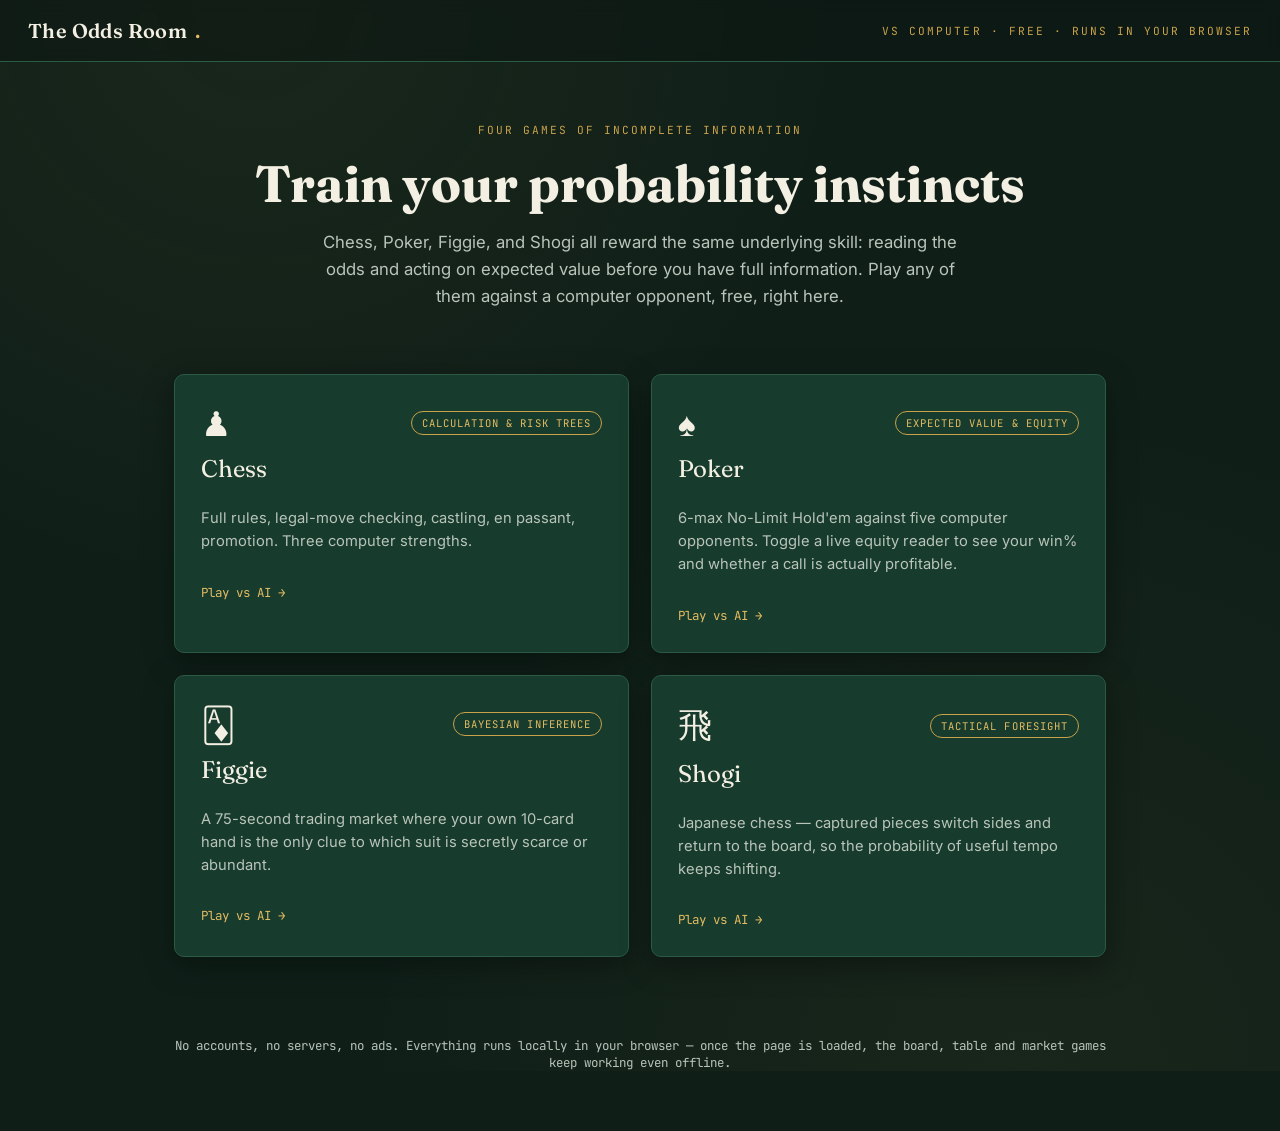
<file: index.html>
<!doctype html>
<html lang="en">
<head>
<meta charset="UTF-8" />
<meta name="viewport" content="width=device-width, initial-scale=1.0" />
<title>The Odds Room — probability training arcade</title>
<meta name="description" content="Play Chess, Poker, Figgie and Shogi against computer opponents and train your probability and expected-value instincts." />
<link rel="stylesheet" href="style.css" />
<link rel="preconnect" href="https://fonts.googleapis.com" />
<link href="https://fonts.googleapis.com/css2?family=Fraunces:wght@500;600;700&family=Inter:wght@400;500;600&family=JetBrains+Mono:wght@400;500&display=swap" rel="stylesheet" />
<style>
  .hero { max-width: 980px; margin: 0 auto; padding: 56px 24px 20px; text-align: center; }
  .hero h1 { font-family: var(--serif); font-size: clamp(2.2rem, 5vw, 3.2rem); margin: 14px 0 14px; }
  .hero p { color: var(--chalk-dim); max-width: 60ch; margin: 0 auto; font-size: 1.05rem; line-height: 1.6; }

  .grid {
    max-width: 980px;
    margin: 44px auto 80px;
    padding: 0 24px;
    display: grid;
    grid-template-columns: repeat(2, 1fr);
    gap: 22px;
  }
  @media (max-width: 700px) { .grid { grid-template-columns: 1fr; } }

  .game-tile {
    position: relative;
    padding: 28px 26px;
    text-decoration: none;
    color: var(--chalk);
    display: flex;
    flex-direction: column;
    gap: 10px;
    transition: transform 0.15s ease, border-color 0.15s ease;
  }
  .game-tile:hover { transform: translateY(-3px); border-color: var(--brass); }
  .game-tile:focus-visible { outline: 2px solid var(--brass-bright); outline-offset: 3px; }

  .tile-top { display: flex; align-items: center; justify-content: space-between; }
  .tile-glyph { font-size: 2.1rem; }
  .tile-skill {
    font-family: var(--mono);
    font-size: 0.66rem;
    text-transform: uppercase;
    letter-spacing: 0.1em;
    color: var(--brass-bright);
    border: 1px solid var(--brass);
    border-radius: 999px;
    padding: 4px 10px;
  }
  .tile-name { font-family: var(--serif); font-size: 1.5rem; }
  .tile-desc { color: var(--chalk-dim); font-size: 0.92rem; line-height: 1.55; }
  .tile-cta { margin-top: 6px; font-family: var(--mono); font-size: 0.78rem; color: var(--brass-bright); }

  .footnote {
    max-width: 980px;
    margin: 0 auto 60px;
    padding: 0 24px;
    text-align: center;
    color: var(--chalk-dim);
    font-family: var(--mono);
    font-size: 0.78rem;
  }
</style>
</head>
<body>
  <header class="site-header">
    <a class="wordmark" href="index.html">The Odds Room<span class="dot">.</span></a>
    <span class="eyebrow">vs computer · free · runs in your browser</span>
  </header>

  <section class="hero">
    <span class="eyebrow">Four games of incomplete information</span>
    <h1>Train your probability instincts</h1>
    <p>Chess, Poker, Figgie, and Shogi all reward the same underlying skill: reading the odds and acting on expected value before you have full information. Play any of them against a computer opponent, free, right here.</p>
  </section>

  <div class="grid">
    <a class="game-tile panel" href="games/chess/index.html">
      <div class="tile-top"><span class="tile-glyph">♟</span><span class="tile-skill">Calculation &amp; risk trees</span></div>
      <span class="tile-name">Chess</span>
      <p class="tile-desc">Full rules, legal-move checking, castling, en passant, promotion. Three computer strengths.</p>
      <span class="tile-cta">Play vs AI &rarr;</span>
    </a>

    <a class="game-tile panel" href="games/poker/index.html">
      <div class="tile-top"><span class="tile-glyph">♠</span><span class="tile-skill">Expected value &amp; equity</span></div>
      <span class="tile-name">Poker</span>
      <p class="tile-desc">6-max No-Limit Hold'em against five computer opponents. Toggle a live equity reader to see your win% and whether a call is actually profitable.</p>
      <span class="tile-cta">Play vs AI &rarr;</span>
    </a>

    <a class="game-tile panel" href="games/figgie/index.html">
      <div class="tile-top"><span class="tile-glyph">🃁</span><span class="tile-skill">Bayesian inference</span></div>
      <span class="tile-name">Figgie</span>
      <p class="tile-desc">A 75-second trading market where your own 10-card hand is the only clue to which suit is secretly scarce or abundant.</p>
      <span class="tile-cta">Play vs AI &rarr;</span>
    </a>

    <a class="game-tile panel" href="games/shogi/index.html">
      <div class="tile-top"><span class="tile-glyph">飛</span><span class="tile-skill">Tactical foresight</span></div>
      <span class="tile-name">Shogi</span>
      <p class="tile-desc">Japanese chess — captured pieces switch sides and return to the board, so the probability of useful tempo keeps shifting.</p>
      <span class="tile-cta">Play vs AI &rarr;</span>
    </a>
  </div>

  <p class="footnote">No accounts, no servers, no ads. Everything runs locally in your browser — once the page is loaded, the board, table and market games keep working even offline.</p>
</body>
</html>
</file>
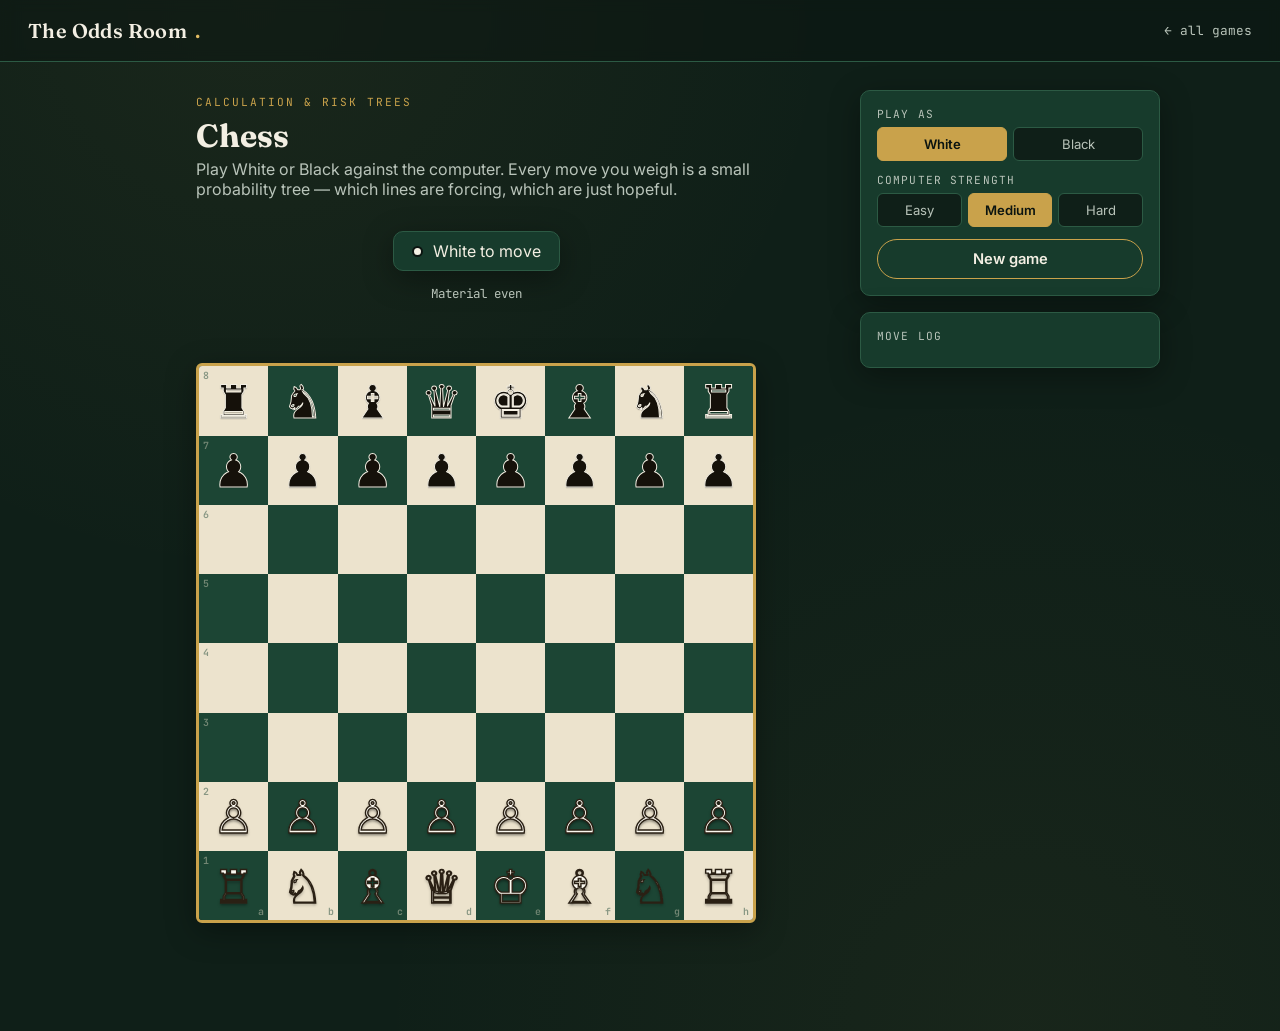
<file: games/chess/index.html>
<!doctype html>
<html lang="en">
<head>
<meta charset="UTF-8" />
<meta name="viewport" content="width=device-width, initial-scale=1.0" />
<title>Chess — The Odds Room</title>
<link rel="stylesheet" href="../../style.css" />
<link rel="stylesheet" href="chess.css" />
<link rel="preconnect" href="https://fonts.googleapis.com" />
<link href="https://fonts.googleapis.com/css2?family=Fraunces:wght@500;600&family=Inter:wght@400;500;600&family=JetBrains+Mono:wght@400;500&display=swap" rel="stylesheet" />
</head>
<body>
  <header class="site-header">
    <a class="wordmark" href="../../index.html">The Odds Room<span class="dot">.</span></a>
    <a class="back-link" href="../../index.html">&larr; all games</a>
  </header>

  <main class="game-wrap">
    <section class="board-area">
      <div class="title-block">
        <span class="eyebrow">Calculation &amp; risk trees</span>
        <h1>Chess</h1>
        <p>Play White or Black against the computer. Every move you weigh is a small probability tree — which lines are forcing, which are just hopeful.</p>
      </div>
      <div class="panel turn-banner" id="turnBanner">
        <span class="turn-dot" id="turnDot"></span>
        <span id="statusText"></span>
      </div>
      <div class="material-row" id="materialRow"></div>
      <div id="capturedTop" class="captured-row"></div>
      <div class="board-shell">
        <div id="board" class="board"></div>
      </div>
      <div id="capturedBottom" class="captured-row"></div>
    </section>

    <aside class="side-panel">
      <div class="panel">
        <div class="field">
          <label>Play as</label>
          <div class="seg" id="colorSeg">
            <button class="active" data-color="w">White</button>
            <button data-color="b">Black</button>
          </div>
        </div>
        <div class="field">
          <label>Computer strength</label>
          <div class="seg" id="diffSeg">
            <button data-depth="1">Easy</button>
            <button class="active" data-depth="2">Medium</button>
            <button data-depth="3">Hard</button>
          </div>
        </div>
        <button class="btn" id="newGameBtn" style="width:100%; justify-content:center;">New game</button>
      </div>
      <div class="panel">
        <div class="field" style="margin-bottom:8px;">
          <label>Move log</label>
        </div>
        <div id="moveLog" class="move-log"></div>
      </div>
    </aside>
  </main>

  <script src="chess-engine.js"></script>
  <script src="chess.js"></script>
</body>
</html>
</file>
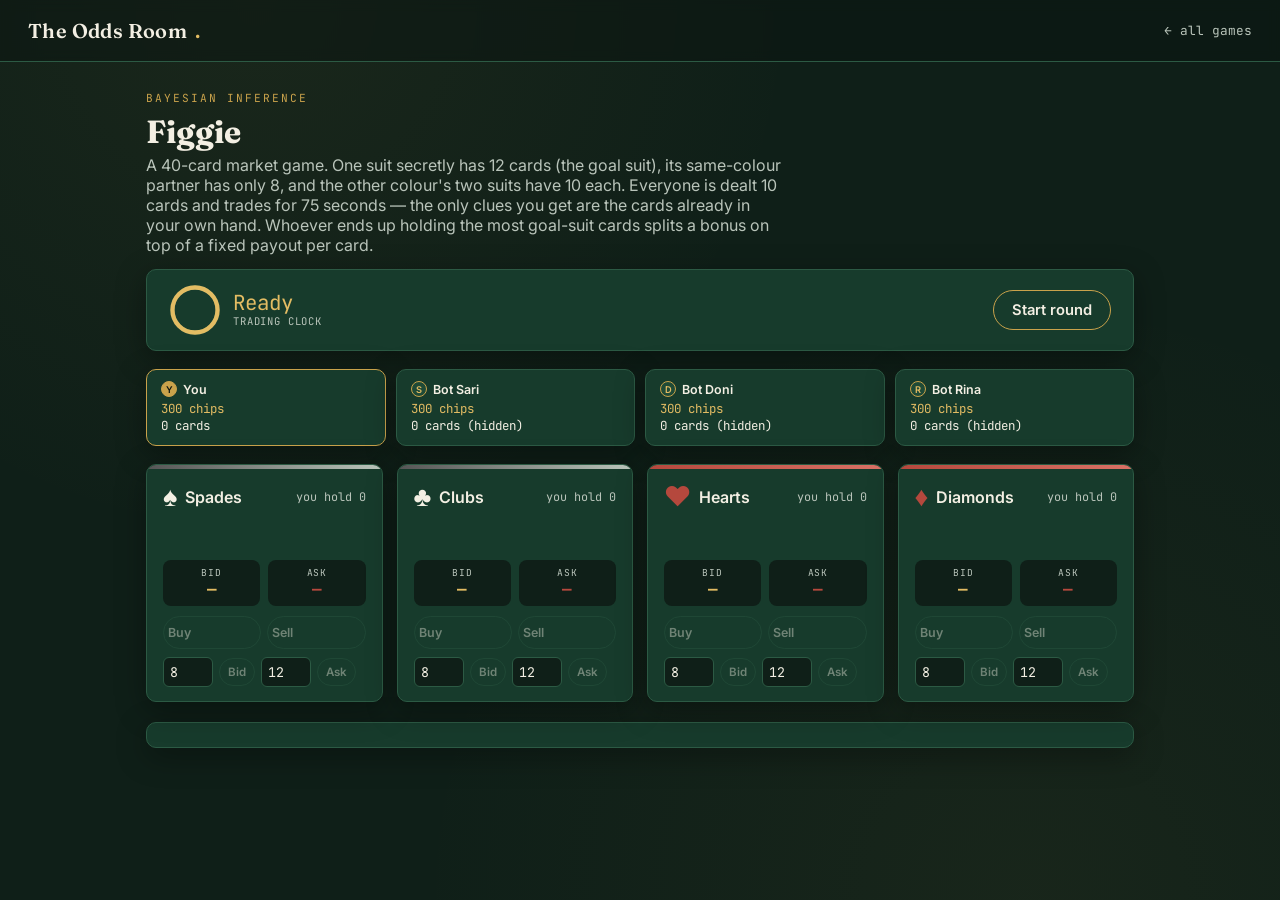
<file: games/figgie/index.html>
<!doctype html>
<html lang="en">
<head>
<meta charset="UTF-8" />
<meta name="viewport" content="width=device-width, initial-scale=1.0" />
<title>Figgie — The Odds Room</title>
<link rel="stylesheet" href="../../style.css" />
<link rel="stylesheet" href="figgie.css" />
<link rel="preconnect" href="https://fonts.googleapis.com" />
<link href="https://fonts.googleapis.com/css2?family=Fraunces:wght@500;600&family=Inter:wght@400;500;600&family=JetBrains+Mono:wght@400;500&display=swap" rel="stylesheet" />
</head>
<body>
  <header class="site-header">
    <a class="wordmark" href="../../index.html">The Odds Room<span class="dot">.</span></a>
    <a class="back-link" href="../../index.html">&larr; all games</a>
  </header>

  <main class="game-wrap-figgie">
    <div class="title-block">
      <span class="eyebrow">Bayesian inference</span>
      <h1>Figgie</h1>
      <p>A 40-card market game. One suit secretly has 12 cards (the goal suit), its same-colour partner has only 8, and the other colour's two suits have 10 each. Everyone is dealt 10 cards and trades for 75 seconds — the only clues you get are the cards already in your own hand. Whoever ends up holding the most goal-suit cards splits a bonus on top of a fixed payout per card.</p>
    </div>

    <div class="top-row panel">
      <div class="timer-wrap">
        <svg class="timer-ring" id="timerRing" viewBox="0 0 60 60">
          <circle class="track" cx="30" cy="30" r="26"></circle>
          <circle class="progress" id="timerProgress" cx="30" cy="30" r="26"></circle>
        </svg>
        <div class="timer-text-wrap">
          <span class="timer" id="timer">Ready</span>
          <span class="timer-sub">trading clock</span>
        </div>
      </div>
      <button class="btn" id="startBtn">Start round</button>
    </div>

    <div class="players-row" id="playersRow"></div>

    <div class="panel reveal-panel" id="revealPanel" style="display:none;"></div>

    <div class="market-grid" id="marketGrid"></div>

    <div class="panel log-panel-figgie" id="logPanel"></div>
  </main>

  <script src="figgie-engine.js"></script>
  <script src="figgie.js"></script>
</body>
</html>
</file>
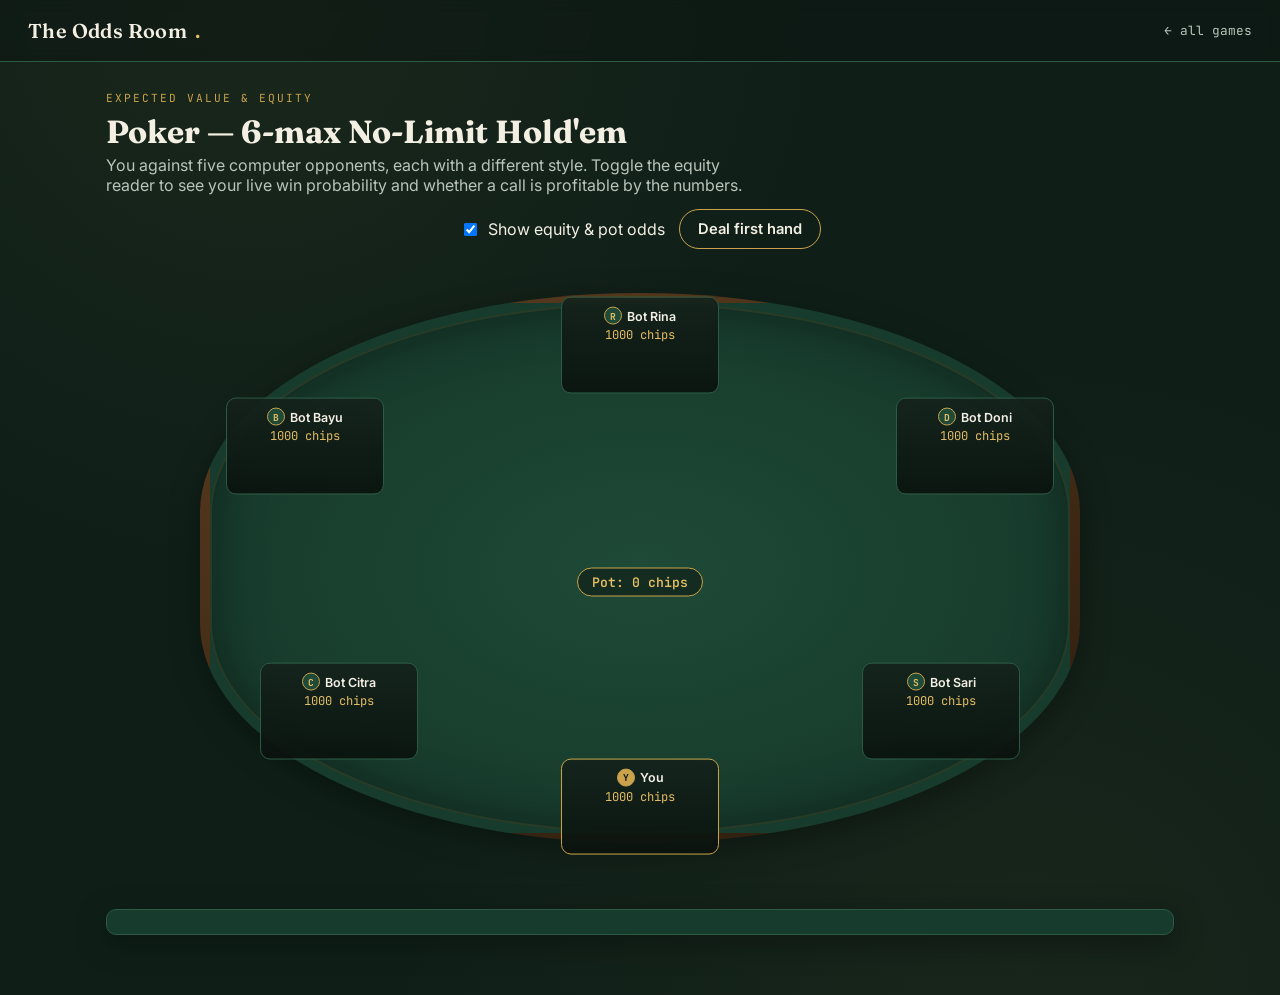
<file: games/poker/index.html>
<!doctype html>
<html lang="en">
<head>
<meta charset="UTF-8" />
<meta name="viewport" content="width=device-width, initial-scale=1.0" />
<title>Poker — The Odds Room</title>
<link rel="stylesheet" href="../../style.css" />
<link rel="stylesheet" href="poker.css" />
<link rel="preconnect" href="https://fonts.googleapis.com" />
<link href="https://fonts.googleapis.com/css2?family=Fraunces:wght@500;600&family=Inter:wght@400;500;600&family=JetBrains+Mono:wght@400;500&display=swap" rel="stylesheet" />
</head>
<body>
  <header class="site-header">
    <a class="wordmark" href="../../index.html">The Odds Room<span class="dot">.</span></a>
    <a class="back-link" href="../../index.html">&larr; all games</a>
  </header>

  <main class="game-wrap-poker">
    <div class="title-block">
      <span class="eyebrow">Expected value &amp; equity</span>
      <h1>Poker — 6-max No-Limit Hold'em</h1>
      <p>You against five computer opponents, each with a different style. Toggle the equity reader to see your live win probability and whether a call is profitable by the numbers.</p>
    </div>

    <div class="controls-row">
      <div class="field">
        <label style="display:flex; align-items:center; gap:8px; cursor:pointer;">
          <input type="checkbox" id="equityToggle" checked /> Show equity &amp; pot odds
        </label>
      </div>
      <button class="btn" id="startBtn">Deal first hand</button>
    </div>

    <div class="table-area" id="table">
      <div class="seat seat-0" id="seat-0"></div>
      <div class="seat seat-1" id="seat-1"></div>
      <div class="seat seat-2" id="seat-2"></div>
      <div class="seat seat-3" id="seat-3"></div>
      <div class="seat seat-4" id="seat-4"></div>
      <div class="seat seat-5" id="seat-5"></div>
      <div class="community-area">
        <div class="community-cards" id="communityCards"></div>
        <div class="pot-display"><span class="pot-label" id="potLabel">Pot: 0 chips</span></div>
      </div>
    </div>

    <div class="equity-panel">
      <div class="panel" id="equityWrap" style="display:none; padding:12px 18px; width:min(560px,90%);">
        <div class="bar-row">
          <span>You</span>
          <div class="bar-track">
            <div class="bar-win" id="equityBarWin" style="width:0%"></div>
            <div class="bar-tie" id="equityBarTie" style="width:0%"></div>
            <div class="bar-lose" id="equityBarLose" style="width:0%"></div>
          </div>
        </div>
        <div id="equityText" style="font-family:var(--mono); font-size:0.78rem; color:var(--chalk-dim); margin-top:6px;"></div>
        <div class="equity-legend">
          <span><span class="dot" style="background:var(--brass-bright);"></span>Win</span>
          <span><span class="dot" style="background:var(--chalk-dim);"></span>Tie</span>
          <span><span class="dot" style="background:var(--red);"></span>Lose</span>
        </div>
        <div id="potOddsText" style="font-family:var(--mono); font-size:0.78rem; color:var(--brass-bright); margin-top:4px;"></div>
      </div>
    </div>

    <div class="action-panel panel" id="actionPanel" style="display:none;">
      <button class="btn secondary" id="foldBtn">Fold</button>
      <button class="btn secondary" id="checkCallBtn">Check</button>
      <div class="bet-input">
        <input type="range" id="betSlider" min="20" max="1000" step="10" value="20" />
        <span id="betAmount" class="stat value">20</span>
        <button class="btn secondary preset-btn" data-preset="half">½ pot</button>
        <button class="btn secondary preset-btn" data-preset="pot">Pot</button>
        <button class="btn secondary preset-btn" data-preset="allin">All-in</button>
      </div>
      <button class="btn" id="betRaiseBtn">Bet</button>
    </div>

    <div class="hand-result" id="resultText"></div>

    <div class="panel log-panel" id="logPanel"></div>
  </main>

  <script src="poker-engine.js"></script>
  <script src="poker.js"></script>
</body>
</html>
</file>
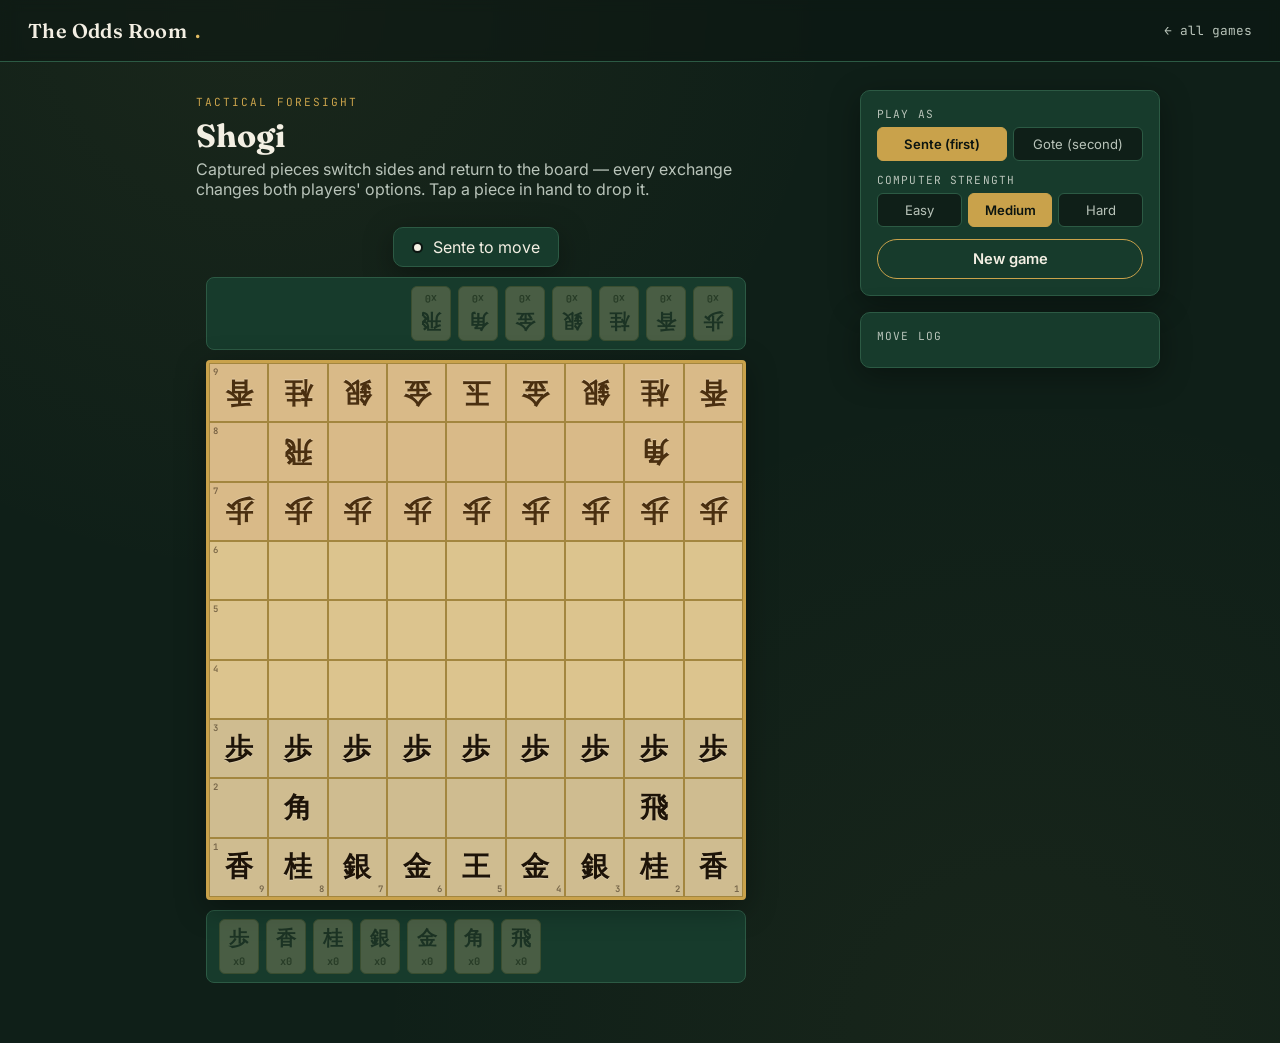
<file: games/shogi/index.html>
<!doctype html>
<html lang="en">
<head>
<meta charset="UTF-8" />
<meta name="viewport" content="width=device-width, initial-scale=1.0" />
<title>Shogi — The Odds Room</title>
<link rel="stylesheet" href="../../style.css" />
<link rel="stylesheet" href="shogi.css" />
<link rel="preconnect" href="https://fonts.googleapis.com" />
<link href="https://fonts.googleapis.com/css2?family=Fraunces:wght@500;600&family=Inter:wght@400;500;600&family=JetBrains+Mono:wght@400;500&display=swap" rel="stylesheet" />
</head>
<body>
  <header class="site-header">
    <a class="wordmark" href="../../index.html">The Odds Room<span class="dot">.</span></a>
    <a class="back-link" href="../../index.html">&larr; all games</a>
  </header>

  <main class="game-wrap">
    <section class="board-area">
      <div class="title-block">
        <span class="eyebrow">Tactical foresight</span>
        <h1>Shogi</h1>
        <p>Captured pieces switch sides and return to the board — every exchange changes both players' options. Tap a piece in hand to drop it.</p>
      </div>
      <div class="panel turn-banner" id="turnBanner">
        <span class="turn-dot" id="turnDot"></span>
        <span id="statusText"></span>
      </div>
      <div id="handTop" class="hand-row"></div>
      <div class="board-shell">
        <div id="board" class="board"></div>
      </div>
      <div id="handBottom" class="hand-row"></div>
    </section>

    <aside class="side-panel">
      <div class="panel">
        <div class="field">
          <label>Play as</label>
          <div class="seg" id="colorSeg">
            <button class="active" data-color="b">Sente (first)</button>
            <button data-color="w">Gote (second)</button>
          </div>
        </div>
        <div class="field">
          <label>Computer strength</label>
          <div class="seg" id="diffSeg">
            <button data-depth="1">Easy</button>
            <button class="active" data-depth="2">Medium</button>
            <button data-depth="3">Hard</button>
          </div>
        </div>
        <button class="btn" id="newGameBtn" style="width:100%; justify-content:center;">New game</button>
      </div>
      <div class="panel">
        <div class="field" style="margin-bottom:8px;"><label>Move log</label></div>
        <div id="moveLog" class="move-log"></div>
      </div>
    </aside>
  </main>

  <script src="shogi-engine.js"></script>
  <script src="shogi.js"></script>
</body>
</html>
</file>
<file: style.css>
:root {
  --bg: #0f1f18;
  --felt: #173b2c;
  --felt-light: #1f4a37;
  --line: #2c5a44;
  --chalk: #f3efe3;
  --chalk-dim: #b9c4ba;
  --brass: #c9a24b;
  --brass-bright: #e3bc63;
  --red: #b5483d;
  --ink: #0b1410;
  --mono: 'JetBrains Mono', ui-monospace, 'SF Mono', Consolas, monospace;
  --serif: 'Fraunces', Georgia, 'Times New Roman', serif;
  --sans: 'Inter', -apple-system, BlinkMacSystemFont, 'Segoe UI', sans-serif;
  --radius: 10px;
  --shadow: 0 8px 30px rgba(0,0,0,0.35);
}

* { box-sizing: border-box; }

html, body {
  margin: 0;
  padding: 0;
  background: var(--bg);
  color: var(--chalk);
  font-family: var(--sans);
  min-height: 100vh;
}

body {
  background-image:
    radial-gradient(circle at 20% 0%, rgba(201,162,75,0.06), transparent 40%),
    radial-gradient(circle at 80% 100%, rgba(201,162,75,0.05), transparent 45%);
}

a { color: inherit; }

.site-header {
  display: flex;
  align-items: center;
  justify-content: space-between;
  padding: 18px 28px;
  border-bottom: 1px solid var(--line);
  background: rgba(11, 20, 16, 0.5);
  position: sticky;
  top: 0;
  z-index: 10;
  backdrop-filter: blur(6px);
  flex-wrap: wrap;
  gap: 8px;
}
@media (max-width: 520px) {
  .site-header { padding: 14px 18px; }
  .site-header .eyebrow { font-size: 0.6rem; letter-spacing: 0.1em; }
}

.wordmark {
  font-family: var(--serif);
  font-weight: 600;
  font-size: 1.25rem;
  letter-spacing: 0.02em;
  text-decoration: none;
  color: var(--chalk);
  display: flex;
  align-items: baseline;
  gap: 8px;
}
.wordmark .dot { color: var(--brass-bright); }

.eyebrow {
  font-family: var(--mono);
  text-transform: uppercase;
  letter-spacing: 0.18em;
  font-size: 0.7rem;
  color: var(--brass);
}

.btn {
  font-family: var(--sans);
  font-weight: 600;
  font-size: 0.92rem;
  padding: 10px 18px;
  border-radius: 999px;
  border: 1px solid var(--brass);
  background: transparent;
  color: var(--chalk);
  cursor: pointer;
  transition: background 0.15s ease, color 0.15s ease, transform 0.1s ease;
  text-decoration: none;
  display: inline-flex;
  align-items: center;
  gap: 8px;
}
.btn:hover { background: var(--brass); color: var(--ink); }
.btn:active { transform: scale(0.97); }
.btn:focus-visible { outline: 2px solid var(--brass-bright); outline-offset: 2px; }
.btn.secondary { border-color: var(--line); }
.btn.secondary:hover { background: var(--felt-light); color: var(--chalk); }
.btn:disabled { opacity: 0.4; cursor: not-allowed; }
.btn:disabled:hover { background: transparent; color: var(--chalk); }

.back-link {
  font-family: var(--mono);
  font-size: 0.8rem;
  color: var(--chalk-dim);
  text-decoration: none;
  display: inline-flex;
  align-items: center;
  gap: 6px;
}
.back-link:hover { color: var(--brass-bright); }

.panel {
  background: var(--felt);
  border: 1px solid var(--line);
  border-radius: var(--radius);
  box-shadow: var(--shadow);
}

.stat {
  font-family: var(--mono);
}
.stat .label {
  font-size: 0.68rem;
  text-transform: uppercase;
  letter-spacing: 0.12em;
  color: var(--chalk-dim);
  display: block;
}
.stat .value {
  font-size: 1.15rem;
  color: var(--brass-bright);
}

::selection { background: var(--brass); color: var(--ink); }

/* ---------- shared animations ---------- */
@keyframes popIn { from { transform: scale(0.55); opacity: 0; } to { transform: scale(1); opacity: 1; } }
@keyframes flashIn { from { opacity: 0; transform: translateY(-8px); } to { opacity: 1; transform: translateY(0); } }
@keyframes softPulse { 0%, 100% { box-shadow: 0 0 0 0 rgba(227,188,99,0.45); } 50% { box-shadow: 0 0 0 9px rgba(227,188,99,0); } }
@keyframes dangerPulse { 0%, 100% { box-shadow: 0 0 0 0 rgba(181,72,61,0.55); } 50% { box-shadow: 0 0 0 10px rgba(181,72,61,0); } }
@keyframes shake { 10%, 90% { transform: translateX(-1px); } 20%, 80% { transform: translateX(2px); } 30%, 50%, 70% { transform: translateX(-4px); } 40%, 60% { transform: translateX(4px); } }

/* ---------- status banner ---------- */
.banner {
  font-family: var(--mono);
  text-align: center;
  padding: 10px 18px;
  border-radius: 8px;
  background: rgba(201,162,75,0.1);
  border: 1px solid var(--brass);
  color: var(--brass-bright);
  animation: flashIn 0.3s ease;
  display: inline-block;
}
.banner.danger { background: rgba(181,72,61,0.14); border-color: var(--red); color: #ffb3a8; }
.banner.quiet { background: transparent; border-color: transparent; color: var(--chalk-dim); }

/* ---------- chip stack (poker / figgie bet & pot visuals) ---------- */
.chip-stack { display: inline-flex; align-items: center; gap: 5px; }
.chip-stack .chip-icons { display: flex; }
.chip-stack .chip-icons .c {
  width: 13px; height: 13px; border-radius: 50%;
  background: repeating-conic-gradient(var(--brass-bright) 0% 25%, var(--brass) 0% 50%);
  border: 1.5px solid #5a4319;
  box-shadow: 0 1px 2px rgba(0,0,0,0.5);
  margin-left: -6px;
}
.chip-stack .chip-icons .c:first-child { margin-left: 0; }
.chip-stack .amt { font-family: var(--mono); font-size: 0.78rem; color: var(--brass-bright); }

/* ---------- generic empty state ---------- */
.muted-note { color: var(--chalk-dim); font-family: var(--mono); font-size: 0.8rem; }

@media (prefers-reduced-motion: reduce) {
  * { animation: none !important; transition: none !important; }
}
</file>
<file: games/chess/chess.css>
.game-wrap {
  max-width: 1080px;
  margin: 0 auto;
  padding: 28px 20px 60px;
  display: grid;
  grid-template-columns: minmax(0, 1fr) 300px;
  gap: 28px;
}
@media (max-width: 880px) {
  .game-wrap { grid-template-columns: 1fr; }
}

.title-block { margin-bottom: 18px; }
.title-block h1 {
  font-family: var(--serif);
  font-size: 2rem;
  margin: 6px 0 4px;
}
.title-block p { color: var(--chalk-dim); margin: 0; max-width: 56ch; }

.board-area { display: flex; flex-direction: column; align-items: center; gap: 14px; }

.turn-banner {
  display: flex;
  align-items: center;
  gap: 10px;
  padding: 9px 18px;
  min-height: 1.6em;
}
.turn-banner .turn-dot {
  width: 11px; height: 11px; border-radius: 50%;
  background: var(--chalk); border: 2px solid var(--ink);
  flex-shrink: 0;
}
.turn-banner .turn-dot.black { background: #15110a; border-color: var(--chalk-dim); }
.turn-banner.danger { animation: shake 0.4s ease; }

.material-row { display: flex; gap: 18px; font-family: var(--mono); font-size: 0.78rem; color: var(--chalk-dim); min-height: 1.2em; }
.material-row .adv { color: var(--brass-bright); }

.board-shell { position: relative; display: inline-block; }
.board {
  display: grid;
  grid-template-columns: repeat(8, 1fr);
  grid-template-rows: repeat(8, 1fr);
  width: min(90vw, 560px);
  height: min(90vw, 560px);
  border: 3px solid var(--brass);
  border-radius: 6px;
  overflow: hidden;
  box-shadow: var(--shadow);
}

.square {
  position: relative;
  display: flex;
  align-items: center;
  justify-content: center;
  font-size: clamp(28px, 5.8vw, 46px);
  cursor: pointer;
  user-select: none;
  transition: background 0.12s ease;
}
.square.light { background: #ece3cd; }
.square.dark { background: #1c4534; }
.square.light:hover { background: #f3ecd9; }
.square.dark:hover { background: #235640; }

.square.selected { background: #d9b65c !important; box-shadow: inset 0 0 0 3px var(--brass-bright); }
.square.last-move.light { background: #e3d191; }
.square.last-move.dark { background: #5c5223; }
.square.in-check { background: #9c3a2e !important; animation: dangerPulse 1.1s ease-in-out infinite; }

.square .coord { position: absolute; font-family: var(--mono); font-size: 0.62rem; font-weight: 600; pointer-events: none; opacity: 0.75; }
.square .coord.rank { top: 3px; left: 4px; }
.square .coord.file { bottom: 2px; right: 4px; }
.square.light .coord { color: rgba(28,69,52,0.65); }
.square.dark .coord { color: rgba(236,227,205,0.55); }

.square .dot {
  position: absolute;
  width: 30%; height: 30%;
  border-radius: 50%;
  background: rgba(11,20,16,0.4);
  pointer-events: none;
  box-shadow: 0 0 0 2px rgba(243,239,227,0.25);
}
.square .capture-ring {
  position: absolute;
  inset: 4%;
  border-radius: 8px;
  border: 4px solid rgba(181,72,61,0.85);
  pointer-events: none;
  box-shadow: 0 0 10px rgba(181,72,61,0.35);
}

.piece-w { color: #fbf8ef; -webkit-text-stroke: 1.4px #2a2014; text-shadow: 0 2px 3px rgba(0,0,0,0.55); position: relative; z-index: 2; }
.piece-b { color: #15110a; -webkit-text-stroke: 1px #f3efe3; text-shadow: 0 1px 1px rgba(0,0,0,0.4); position: relative; z-index: 2; }
.piece-moving { animation: popIn 0.16s ease; }

.board-labels { display: none; }

.status-line { display: none; }

.side-panel { display: flex; flex-direction: column; gap: 16px; }
.side-panel .panel { padding: 16px; }
.field { display: flex; flex-direction: column; gap: 6px; margin-bottom: 12px; }
.field label { font-family: var(--mono); font-size: 0.7rem; text-transform: uppercase; letter-spacing: 0.1em; color: var(--chalk-dim); }
.seg {
  display: flex; gap: 6px;
}
.seg button {
  flex: 1;
  padding: 8px 6px;
  border-radius: 6px;
  border: 1px solid var(--line);
  background: var(--bg);
  color: var(--chalk-dim);
  font-family: var(--sans);
  font-size: 0.82rem;
  cursor: pointer;
  transition: all 0.12s ease;
}
.seg button:hover:not(.active) { border-color: var(--brass); color: var(--chalk); }
.seg button.active { background: var(--brass); color: var(--ink); border-color: var(--brass); font-weight: 600; }

.captured-row { display: flex; flex-wrap: wrap; gap: 2px; font-size: 1.3rem; min-height: 1.6em; filter: drop-shadow(0 1px 1px rgba(0,0,0,0.4)); }

.move-log {
  font-family: var(--mono);
  font-size: 0.82rem;
  max-height: 220px;
  overflow-y: auto;
  line-height: 1.9;
  color: var(--chalk-dim);
}
.move-log > div { display: flex; gap: 8px; padding: 2px 4px; border-radius: 4px; }
.move-log > div:last-child { background: rgba(201,162,75,0.1); }
.move-log .num { color: var(--brass); min-width: 2.2em; }
.move-log .mv { min-width: 4.5em; }

.promo-modal {
  position: fixed; inset: 0; background: rgba(0,0,0,0.6);
  display: flex; align-items: center; justify-content: center; z-index: 50;
  animation: flashIn 0.2s ease;
}
.promo-box { background: var(--felt); border: 1px solid var(--brass); border-radius: 10px; padding: 18px; display: flex; gap: 10px; box-shadow: var(--shadow); }
.promo-box button { font-size: 2rem; background: var(--bg); border: 1px solid var(--line); border-radius: 8px; width: 64px; height: 64px; cursor: pointer; transition: all 0.12s ease; }
.promo-box button:hover { border-color: var(--brass); transform: translateY(-2px); }
</file>
<file: games/figgie/figgie.css>
.game-wrap-figgie {
  max-width: 1020px;
  margin: 0 auto;
  padding: 24px 16px 60px;
}
.title-block { margin-bottom: 14px; }
.title-block h1 { font-family: var(--serif); font-size: 2rem; margin: 6px 0 4px; }
.title-block p { color: var(--chalk-dim); margin: 0; max-width: 64ch; }

.top-row {
  display: flex;
  justify-content: space-between;
  align-items: center;
  flex-wrap: wrap;
  gap: 14px;
  margin-bottom: 18px;
  padding: 14px 22px;
}

.timer-wrap { display: flex; align-items: center; gap: 12px; }
.timer-ring { width: 52px; height: 52px; flex-shrink: 0; }
.timer-ring circle.track { stroke: var(--line); fill: none; stroke-width: 5; }
.timer-ring circle.progress { stroke: var(--brass-bright); fill: none; stroke-width: 5; stroke-linecap: round; transition: stroke-dashoffset 0.3s linear, stroke 0.3s ease; transform: rotate(-90deg); transform-origin: 50% 50%; }
.timer-ring.urgent circle.progress { stroke: var(--red); }
.timer-text-wrap { display: flex; flex-direction: column; }
.timer { font-family: var(--mono); font-size: 1.3rem; color: var(--brass-bright); line-height: 1.1; }
.timer.urgent { color: var(--red); }
.timer-sub { font-family: var(--mono); font-size: 0.66rem; color: var(--chalk-dim); text-transform: uppercase; letter-spacing: 0.08em; }

.players-row { display: flex; gap: 10px; flex-wrap: wrap; margin-bottom: 18px; }
.player-chip {
  flex: 1;
  min-width: 140px;
  padding: 11px 14px;
  font-family: var(--mono);
  font-size: 0.78rem;
  transition: border-color 0.2s ease;
}
.player-chip .pname { font-weight: 600; color: var(--chalk); font-family: var(--sans); margin-bottom: 3px; display: flex; align-items: center; gap: 6px; }
.player-chip .pname .avatar { width: 16px; height: 16px; border-radius: 50%; background: var(--felt-light); border: 1px solid var(--brass); display: inline-flex; align-items: center; justify-content: center; font-size: 0.58rem; color: var(--brass-bright); }
.player-chip.you { border-color: var(--brass); }
.player-chip.you .avatar { background: var(--brass); color: var(--ink); }
.player-chip .chips-val { color: var(--brass-bright); }

.market-grid {
  display: grid;
  grid-template-columns: repeat(auto-fit, minmax(220px, 1fr));
  gap: 14px;
  margin-bottom: 20px;
}
.suit-card { padding: 0; overflow: hidden; }
.suit-card-inner { padding: 14px 16px; }
.suit-accent { height: 4px; width: 100%; }
.suit-accent.red { background: linear-gradient(90deg, var(--red), #d97165); }
.suit-accent.black { background: linear-gradient(90deg, #555, var(--chalk-dim)); }
.suit-head { display: flex; align-items: center; gap: 8px; margin-bottom: 10px; }
.suit-glyph { font-size: 1.7rem; line-height: 1; }
.suit-glyph.red { color: var(--red); }
.suit-glyph.black { color: var(--chalk); }
.suit-head .suit-name { font-family: var(--sans); font-weight: 600; }
.suit-head .my-count { margin-left: auto; font-family: var(--mono); font-size: 0.74rem; color: var(--chalk-dim); }

.my-hand-mini { display: flex; gap: 2px; margin-bottom: 10px; min-height: 30px; flex-wrap: wrap; }
.mini-card { width: 18px; height: 26px; border-radius: 3px; background: #f3efe3; border: 1px solid #c9bfa4; display: flex; align-items: center; justify-content: center; font-size: 0.75rem; font-weight: 700; }
.mini-card.red { color: var(--red); }
.mini-card.black { color: #1a1a1a; }

.book-row { display: flex; gap: 8px; margin-bottom: 10px; }
.book-pill { flex: 1; display: flex; flex-direction: column; align-items: center; padding: 6px 4px; border-radius: 8px; background: var(--bg); }
.book-pill .lbl { font-family: var(--mono); font-size: 0.6rem; text-transform: uppercase; letter-spacing: 0.08em; color: var(--chalk-dim); }
.book-pill .val { font-family: var(--mono); font-size: 1rem; font-weight: 700; }
.book-pill.bid .val { color: var(--brass-bright); }
.book-pill.ask .val { color: var(--red); }

.suit-actions { display: flex; gap: 6px; margin-bottom: 8px; }
.suit-actions button { flex: 1; font-size: 0.78rem; padding: 8px 4px; }

.post-row { display: flex; gap: 6px; align-items: center; }
.post-row input { width: 50px; background: var(--bg); border: 1px solid var(--line); color: var(--chalk); border-radius: 6px; padding: 5px 6px; font-family: var(--mono); }
.post-row button { font-size: 0.72rem; padding: 6px 8px; }

.reveal-panel { text-align: center; padding: 22px; margin-bottom: 18px; animation: flashIn 0.35s ease; }
.reveal-panel h3 { font-family: var(--serif); margin: 0 0 6px; font-size: 1.4rem; }
.deck-bars { display: flex; justify-content: center; gap: 18px; margin: 18px 0 6px; }
.deck-bar-col { display: flex; flex-direction: column; align-items: center; gap: 6px; width: 64px; }
.deck-bar-track { height: 110px; width: 30px; background: var(--bg); border-radius: 6px; display: flex; align-items: flex-end; overflow: hidden; box-shadow: inset 0 1px 4px rgba(0,0,0,0.5); }
.deck-bar-fill { width: 100%; border-radius: 6px 6px 0 0; transition: height 0.5s ease; }
.deck-bar-fill.goal { background: linear-gradient(180deg, var(--brass-bright), var(--brass)); }
.deck-bar-fill.short { background: linear-gradient(180deg, #a3463c, var(--red)); }
.deck-bar-fill.mid { background: linear-gradient(180deg, var(--chalk-dim), #8a948c); }
.deck-bar-col .glyph { font-size: 1.3rem; }
.deck-bar-col .count { font-family: var(--mono); font-size: 0.72rem; color: var(--chalk-dim); }
.deck-bar-col .count.goal { color: var(--brass-bright); font-weight: 700; }

.payout-table { width: 100%; border-collapse: collapse; font-family: var(--mono); font-size: 0.85rem; margin-top: 14px; }
.payout-table th, .payout-table td { padding: 7px 10px; border-bottom: 1px solid var(--line); text-align: left; }
.payout-table th { color: var(--chalk-dim); font-weight: 500; }
.payout-table tr:last-child td { border-bottom: none; }

.log-panel-figgie {
  margin-top: 14px;
  padding: 12px 16px;
  font-family: var(--mono);
  font-size: 0.76rem;
  color: var(--chalk-dim);
  max-height: 160px;
  overflow-y: auto;
}
.log-panel-figgie > div:first-child { color: var(--chalk); }
</file>
<file: games/poker/poker.css>
.game-wrap-poker {
  max-width: 1100px;
  margin: 0 auto;
  padding: 24px 16px 60px;
}
.title-block { margin-bottom: 14px; }
.title-block h1 { font-family: var(--serif); font-size: 2rem; margin: 6px 0 4px; }
.title-block p { color: var(--chalk-dim); margin: 0; max-width: 64ch; }

.table-area {
  position: relative;
  width: 100%;
  max-width: 880px;
  margin: 44px auto 0;
  aspect-ratio: 16 / 10;
  background:
    radial-gradient(ellipse at center, var(--felt-light) 0%, var(--felt) 72%),
    repeating-radial-gradient(circle at center, rgba(255,255,255,0.015) 0px, transparent 2px);
  border: 10px solid #3a2616;
  border-image: linear-gradient(160deg, #5a3c1f, #2c1c0e) 1;
  border-radius: 50% / 40%;
  box-shadow: var(--shadow), inset 0 0 50px rgba(0,0,0,0.4), inset 0 0 0 2px rgba(201,162,75,0.15);
}

.seat {
  position: absolute;
  width: 158px;
  transform: translate(-50%, -50%);
  text-align: center;
  transition: transform 0.15s ease;
}
.seat-0 { left: 50%; top: 95%; }
.seat-1 { left: 85%; top: 77%; }
.seat-2 { left: 89%; top: 27%; }
.seat-3 { left: 50%; top: 8%; }
.seat-4 { left: 11%; top: 27%; }
.seat-5 { left: 15%; top: 77%; }

.seat-card {
  position: relative;
  background: linear-gradient(180deg, rgba(20,34,27,0.92), rgba(10,18,14,0.92));
  border: 1px solid var(--line);
  border-radius: 10px;
  padding: 9px 10px 8px;
  font-family: var(--sans);
  transition: all 0.15s ease;
}
.seat-card.active-turn {
  border-color: var(--brass-bright);
  box-shadow: 0 0 0 2px rgba(227,188,99,0.4), 0 0 18px rgba(227,188,99,0.35);
  animation: softPulse 1.6s ease-in-out infinite;
}
.seat-card.folded { opacity: 0.42; filter: grayscale(0.4); }
.seat-card.you-seat { border-color: var(--brass); }

.fold-stamp {
  position: absolute; top: 50%; left: 50%; transform: translate(-50%,-50%) rotate(-12deg);
  font-family: var(--mono); font-size: 0.62rem; letter-spacing: 0.12em;
  color: rgba(181,72,61,0.9); border: 1.5px solid rgba(181,72,61,0.9);
  padding: 1px 6px; border-radius: 4px; pointer-events: none; text-transform: uppercase;
}

.seat-card .name-row { display: flex; align-items: center; justify-content: center; gap: 5px; margin-bottom: 2px; }
.seat-card .avatar {
  width: 18px; height: 18px; border-radius: 50%;
  background: var(--felt-light); border: 1px solid var(--brass);
  display: inline-flex; align-items: center; justify-content: center;
  font-family: var(--mono); font-size: 0.6rem; font-weight: 700; color: var(--brass-bright);
  flex-shrink: 0;
}
.seat-card.you-seat .avatar { background: var(--brass); color: var(--ink); }
.seat-card .name { font-size: 0.78rem; font-weight: 600; }
.dealer-chip { background: var(--brass); color: var(--ink); border-radius: 50%; width: 17px; height: 17px; font-size: 0.6rem; display: inline-flex; align-items: center; justify-content: center; font-weight: 700; box-shadow: 0 1px 3px rgba(0,0,0,0.5); border: 1px solid #5a4319; }
.seat-card .stack { font-family: var(--mono); font-size: 0.76rem; color: var(--brass-bright); margin-bottom: 3px; }
.seat-card .bet-row { min-height: 1.3em; display: flex; justify-content: center; }
.seat-card .action-tag { font-family: var(--mono); font-size: 0.66rem; color: var(--red); min-height: 1.05em; text-transform: uppercase; letter-spacing: 0.05em; margin-top: 2px; }
.seat-card .action-tag.positive { color: var(--brass-bright); }

.hole-cards { display: flex; gap: 3px; justify-content: center; margin-top: 5px; }

.card {
  width: 32px; height: 45px;
  border-radius: 5px;
  background: linear-gradient(160deg, #fbf8ef, #ece5d0);
  display: flex; flex-direction: column; align-items: center; justify-content: center;
  font-family: var(--sans);
  font-weight: 800;
  font-size: 0.72rem;
  line-height: 1;
  border: 1px solid #c9bfa4;
  box-shadow: 0 2px 5px rgba(0,0,0,0.35);
  position: relative;
  animation: popIn 0.18s ease;
}
.card .r { line-height: 1.1; }
.card .s { font-size: 1.1em; line-height: 1; margin-top: 1px; }
.card.big { width: 50px; height: 70px; font-size: 1rem; border-radius: 7px; }
.card.red { color: var(--red); }
.card.black { color: #1a1a1a; }
.card.back {
  background:
    linear-gradient(135deg, #1f4a37 25%, transparent 25%) -4px 0/8px 8px,
    linear-gradient(135deg, transparent 75%, #1f4a37 75%) -4px 0/8px 8px,
    #173b2c;
  border: 1px solid var(--brass);
}

.community-area { position: absolute; left: 50%; top: 45%; transform: translate(-50%, -50%); text-align: center; }
.community-cards { display: flex; gap: 7px; justify-content: center; margin-bottom: 10px; min-height: 70px; align-items: center; }
.pot-display { display: inline-flex; align-items: center; gap: 8px; padding: 5px 14px; border-radius: 999px; background: rgba(11,20,16,0.55); border: 1px solid var(--brass); }
.pot-label { font-family: var(--mono); font-size: 0.82rem; color: var(--brass-bright); font-weight: 600; }

.equity-panel { display: flex; justify-content: center; }
.bar-row { display: flex; align-items: center; gap: 10px; font-family: var(--mono); font-size: 0.78rem; }
.bar-track { flex: 1; height: 10px; border-radius: 999px; background: var(--bg); overflow: hidden; display: flex; box-shadow: inset 0 1px 3px rgba(0,0,0,0.5); }
.bar-win { background: linear-gradient(90deg, var(--brass), var(--brass-bright)); height: 100%; }
.bar-tie { background: var(--chalk-dim); height: 100%; }
.bar-lose { background: linear-gradient(90deg, #8f372d, var(--red)); height: 100%; }
.equity-legend { display: flex; gap: 14px; justify-content: center; margin-top: 8px; font-family: var(--mono); font-size: 0.68rem; color: var(--chalk-dim); }
.equity-legend span { display: inline-flex; align-items: center; gap: 5px; }
.equity-legend .dot { width: 8px; height: 8px; border-radius: 50%; display: inline-block; }

.action-panel {
  display: flex;
  flex-wrap: wrap;
  gap: 12px;
  align-items: center;
  justify-content: center;
  margin-top: 22px;
  padding: 18px;
  animation: flashIn 0.25s ease;
}
.action-panel .btn { min-width: 92px; justify-content: center; padding: 12px 20px; font-size: 0.95rem; }
#betRaiseBtn { border-color: var(--brass); background: rgba(201,162,75,0.15); }
#betRaiseBtn:hover { background: var(--brass); }
#foldBtn:hover { background: rgba(181,72,61,0.25); border-color: var(--red); color: #ffd9d3; }
.bet-input { display: flex; align-items: center; gap: 8px; flex-wrap: wrap; justify-content: center; }
.bet-input input[type=range] { width: 180px; accent-color: var(--brass); }
.bet-input input[type=number] {
  width: 80px; background: var(--bg); border: 1px solid var(--line); color: var(--chalk);
  border-radius: 6px; padding: 6px 8px; font-family: var(--mono);
}
.preset-btn { padding: 7px 12px; font-size: 0.74rem; }

.hand-result { text-align: center; margin-top: 16px; min-height: 2em; }

.log-panel {
  margin-top: 18px;
  padding: 12px 16px;
  font-family: var(--mono);
  font-size: 0.78rem;
  color: var(--chalk-dim);
  max-height: 140px;
  overflow-y: auto;
}
.log-panel > div:last-child { color: var(--chalk); }

.controls-row { display: flex; gap: 14px; justify-content: center; align-items: center; flex-wrap: wrap; margin-bottom: 16px; }
.controls-row .field { margin-bottom: 0; }

@media (max-width: 760px) {
  .table-area { aspect-ratio: 4/5; border-radius: 24px; }
  .seat { width: 116px; }
  .seat-card .name { font-size: 0.68rem; }
  .card { width: 27px; height: 38px; font-size: 0.62rem; }
}
</file>
<file: games/shogi/shogi.css>
.game-wrap {
  max-width: 1080px;
  margin: 0 auto;
  padding: 28px 20px 60px;
  display: grid;
  grid-template-columns: minmax(0, 1fr) 300px;
  gap: 28px;
}
@media (max-width: 880px) { .game-wrap { grid-template-columns: 1fr; } }

.title-block { margin-bottom: 18px; }
.title-block h1 { font-family: var(--serif); font-size: 2rem; margin: 6px 0 4px; }
.title-block p { color: var(--chalk-dim); margin: 0; max-width: 56ch; }

.board-area { display: flex; flex-direction: column; align-items: center; gap: 10px; }

.turn-banner {
  display: flex;
  align-items: center;
  gap: 10px;
  padding: 9px 18px;
  min-height: 1.6em;
}
.turn-banner .turn-dot { width: 11px; height: 11px; border-radius: 50%; background: var(--chalk); border: 2px solid var(--ink); flex-shrink: 0; }
.turn-banner .turn-dot.gote { background: #2a1c0d; border-color: var(--brass); }
.turn-banner.danger { animation: shake 0.4s ease; }

.hand-row {
  display: flex;
  gap: 7px;
  min-height: 64px;
  align-items: center;
  flex-wrap: wrap;
  width: min(92vw, 540px);
  padding: 8px 12px;
  background: var(--felt);
  border: 1px solid var(--line);
  border-radius: 8px;
}
.hand-row.gote { transform: rotate(180deg); }
.hand-piece {
  display: flex;
  flex-direction: column;
  align-items: center;
  gap: 2px;
  background: #dcc48e;
  border: 1px solid #a3863f;
  border-radius: 6px;
  padding: 5px 9px;
  cursor: pointer;
  color: #2a1c0d;
  font-size: 1.25rem;
  font-weight: 700;
  position: relative;
  transition: all 0.12s ease;
}
.hand-piece:not(.empty):hover { transform: translateY(-2px); box-shadow: 0 3px 8px rgba(0,0,0,0.35); border-color: var(--brass); }
.hand-piece .count { font-family: var(--mono); font-size: 0.65rem; color: #5a3f17; }
.hand-piece.selected { box-shadow: 0 0 0 3px var(--brass-bright), 0 3px 10px rgba(0,0,0,0.4); background: #f0d9a3; }
.hand-piece.empty { opacity: 0.25; cursor: default; pointer-events: none; }

.board-shell { position: relative; display: inline-block; }
.board {
  display: grid;
  grid-template-columns: repeat(9, 1fr);
  grid-template-rows: repeat(9, 1fr);
  width: min(92vw, 540px);
  height: min(92vw, 540px);
  background: #dcc48e;
  border: 3px solid var(--brass);
  border-radius: 4px;
  box-shadow: var(--shadow);
}

.square {
  position: relative;
  display: flex;
  align-items: center;
  justify-content: center;
  border: 1px solid #a3863f;
  cursor: pointer;
  user-select: none;
  font-size: clamp(18px, 4vw, 28px);
  transition: background 0.12s ease;
}
.square:hover { background: #e8d4a3; }
.square.promo-zone-b { background: rgba(181,72,61,0.08); }
.square.promo-zone-w { background: rgba(60,90,160,0.08); }
.square.promo-zone-b:hover { background: rgba(181,72,61,0.16); }
.square.promo-zone-w:hover { background: rgba(60,90,160,0.16); }

.square.selected { background: #d9b65c !important; box-shadow: inset 0 0 0 3px var(--brass-bright); }
.square.last-move { background: #e3cf8f !important; }
.square.in-check { background: #9c3a2e !important; animation: dangerPulse 1.1s ease-in-out infinite; }

.square .coord { position: absolute; font-family: var(--mono); font-size: 0.56rem; font-weight: 600; pointer-events: none; color: rgba(42,28,13,0.55); }
.square .coord.rank { top: 2px; left: 3px; }
.square .coord.file { bottom: 1px; right: 3px; }

.square .dot { position: absolute; width: 24%; height: 24%; border-radius: 50%; background: rgba(11,20,16,0.42); pointer-events: none; }
.square .capture-ring { position: absolute; inset: 5%; border-radius: 6px; border: 3px solid rgba(181,72,61,0.85); pointer-events: none; box-shadow: 0 0 8px rgba(181,72,61,0.3); }

.piece { font-weight: 700; color: #1d1308; text-shadow: 0 1px 0 rgba(255,255,255,0.25); position: relative; z-index: 2; }
.piece.gote { transform: rotate(180deg); color: #4a2f10; }
.piece.promoted { color: var(--red); }
.piece.gote.promoted { color: #a3433a; }
.piece-moving { animation: popIn 0.16s ease; }

.status-line { display: none; }

.side-panel { display: flex; flex-direction: column; gap: 16px; }
.side-panel .panel { padding: 16px; }
.field { display: flex; flex-direction: column; gap: 6px; margin-bottom: 12px; }
.field label { font-family: var(--mono); font-size: 0.7rem; text-transform: uppercase; letter-spacing: 0.1em; color: var(--chalk-dim); }
.seg { display: flex; gap: 6px; }
.seg button { flex: 1; padding: 8px 6px; border-radius: 6px; border: 1px solid var(--line); background: var(--bg); color: var(--chalk-dim); font-family: var(--sans); font-size: 0.82rem; cursor: pointer; transition: all 0.12s ease; }
.seg button:hover:not(.active) { border-color: var(--brass); color: var(--chalk); }
.seg button.active { background: var(--brass); color: var(--ink); border-color: var(--brass); font-weight: 600; }

.move-log { font-family: var(--mono); font-size: 0.82rem; max-height: 220px; overflow-y: auto; line-height: 1.9; color: var(--chalk-dim); }
.move-log > div { display: flex; gap: 8px; padding: 2px 4px; border-radius: 4px; }
.move-log > div:last-child { background: rgba(201,162,75,0.1); }
.move-log .num { color: var(--brass); min-width: 2.2em; }
.move-log .mv { min-width: 4.5em; }

.promo-modal { position: fixed; inset: 0; background: rgba(0,0,0,0.6); display: flex; align-items: center; justify-content: center; z-index: 50; animation: flashIn 0.2s ease; }
.promo-box { background: var(--felt); border: 1px solid var(--brass); border-radius: 10px; padding: 18px; display: flex; gap: 14px; flex-direction: column; align-items: center; box-shadow: var(--shadow); }
.promo-box .options { display: flex; gap: 10px; }
.promo-box button { font-size: 1.8rem; background: #dcc48e; color: #2a1c0d; border: 1px solid #a3863f; border-radius: 8px; width: 70px; height: 70px; cursor: pointer; transition: all 0.12s ease; }
.promo-box button:hover { border-color: var(--brass); transform: translateY(-2px); }
</file>
